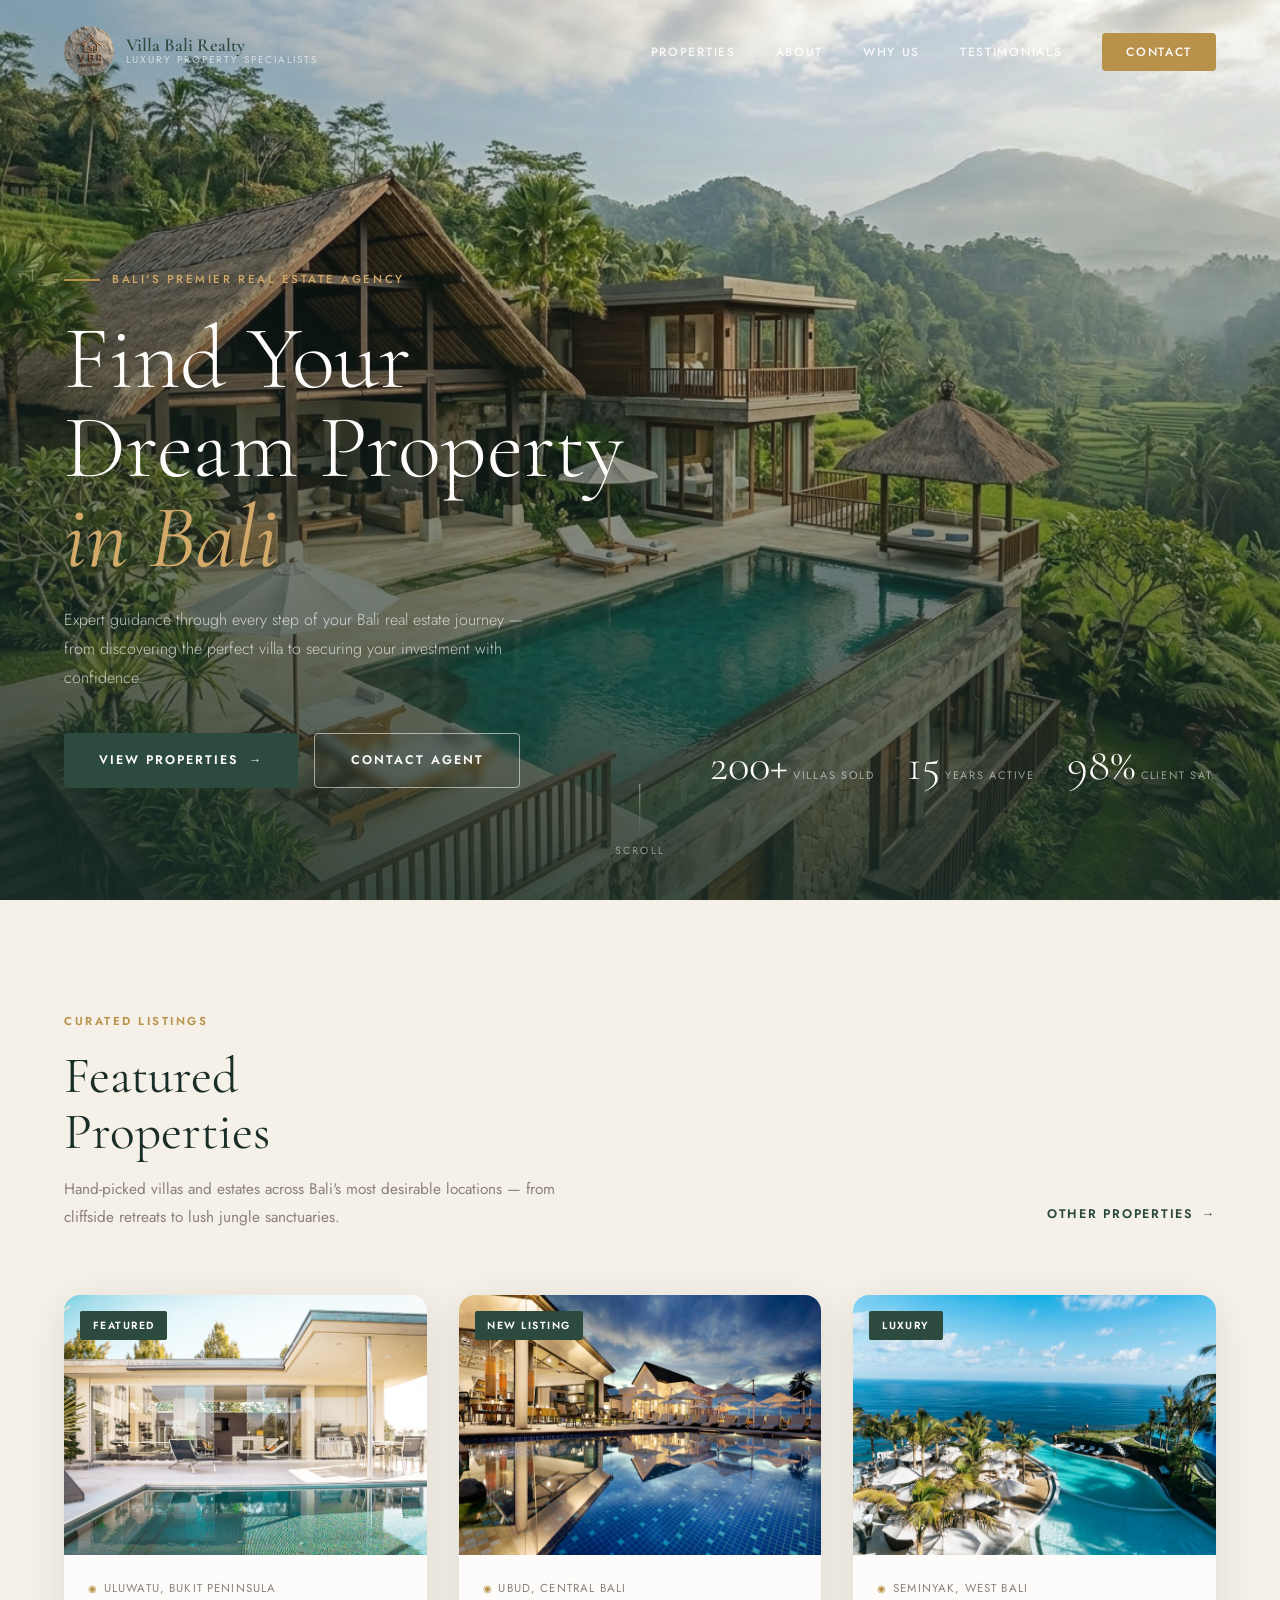
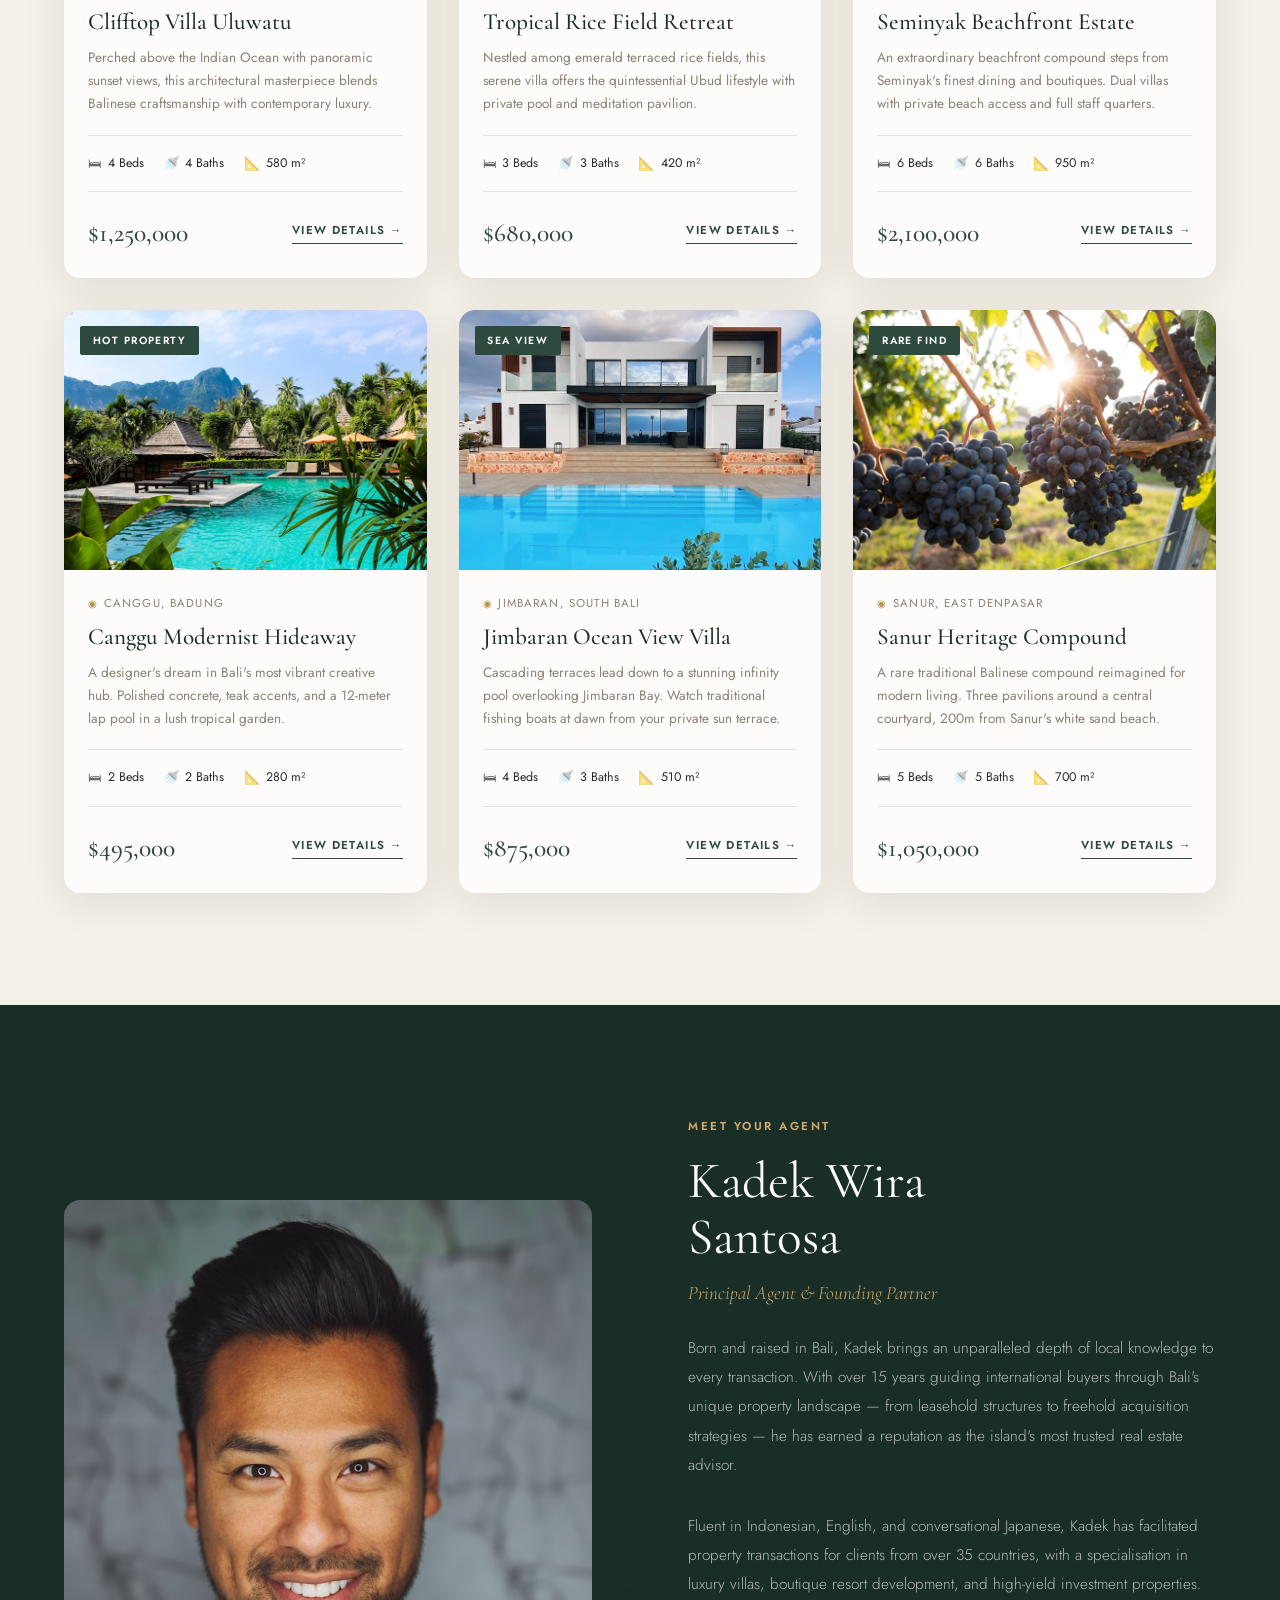
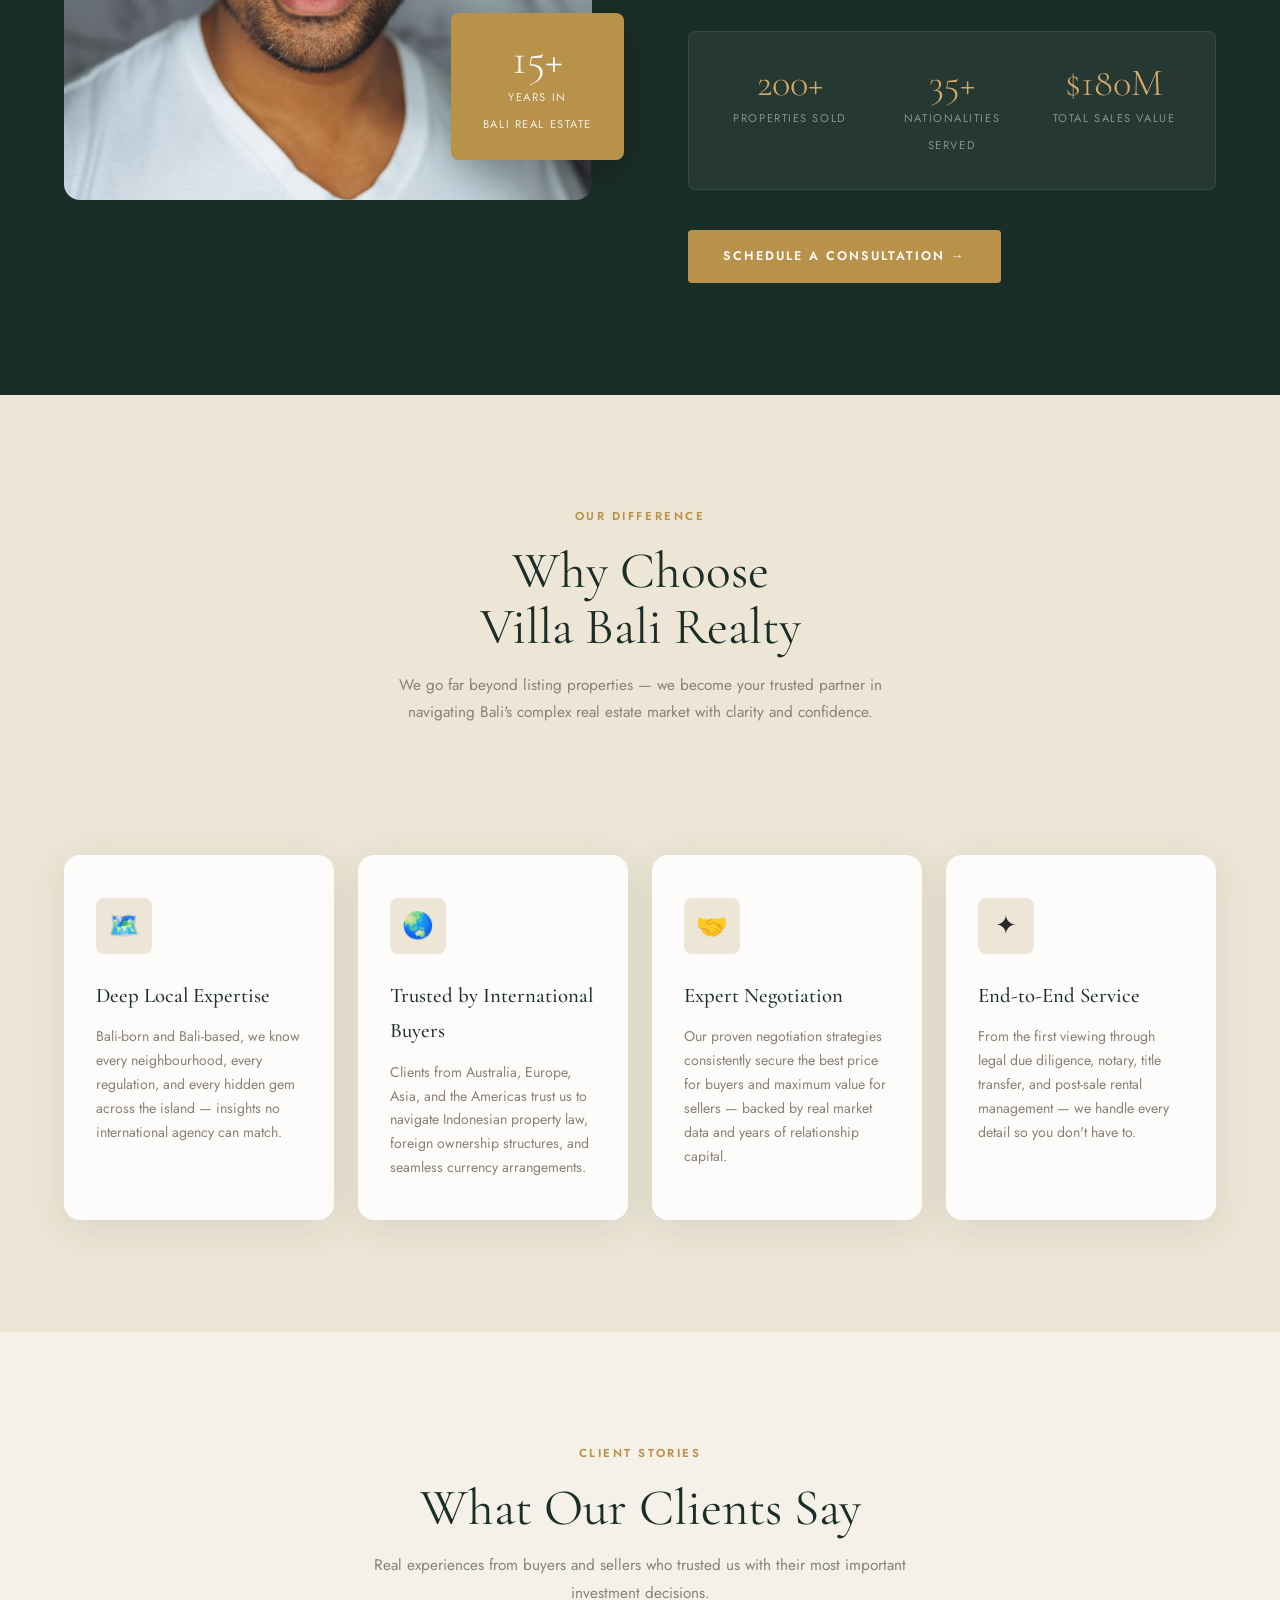
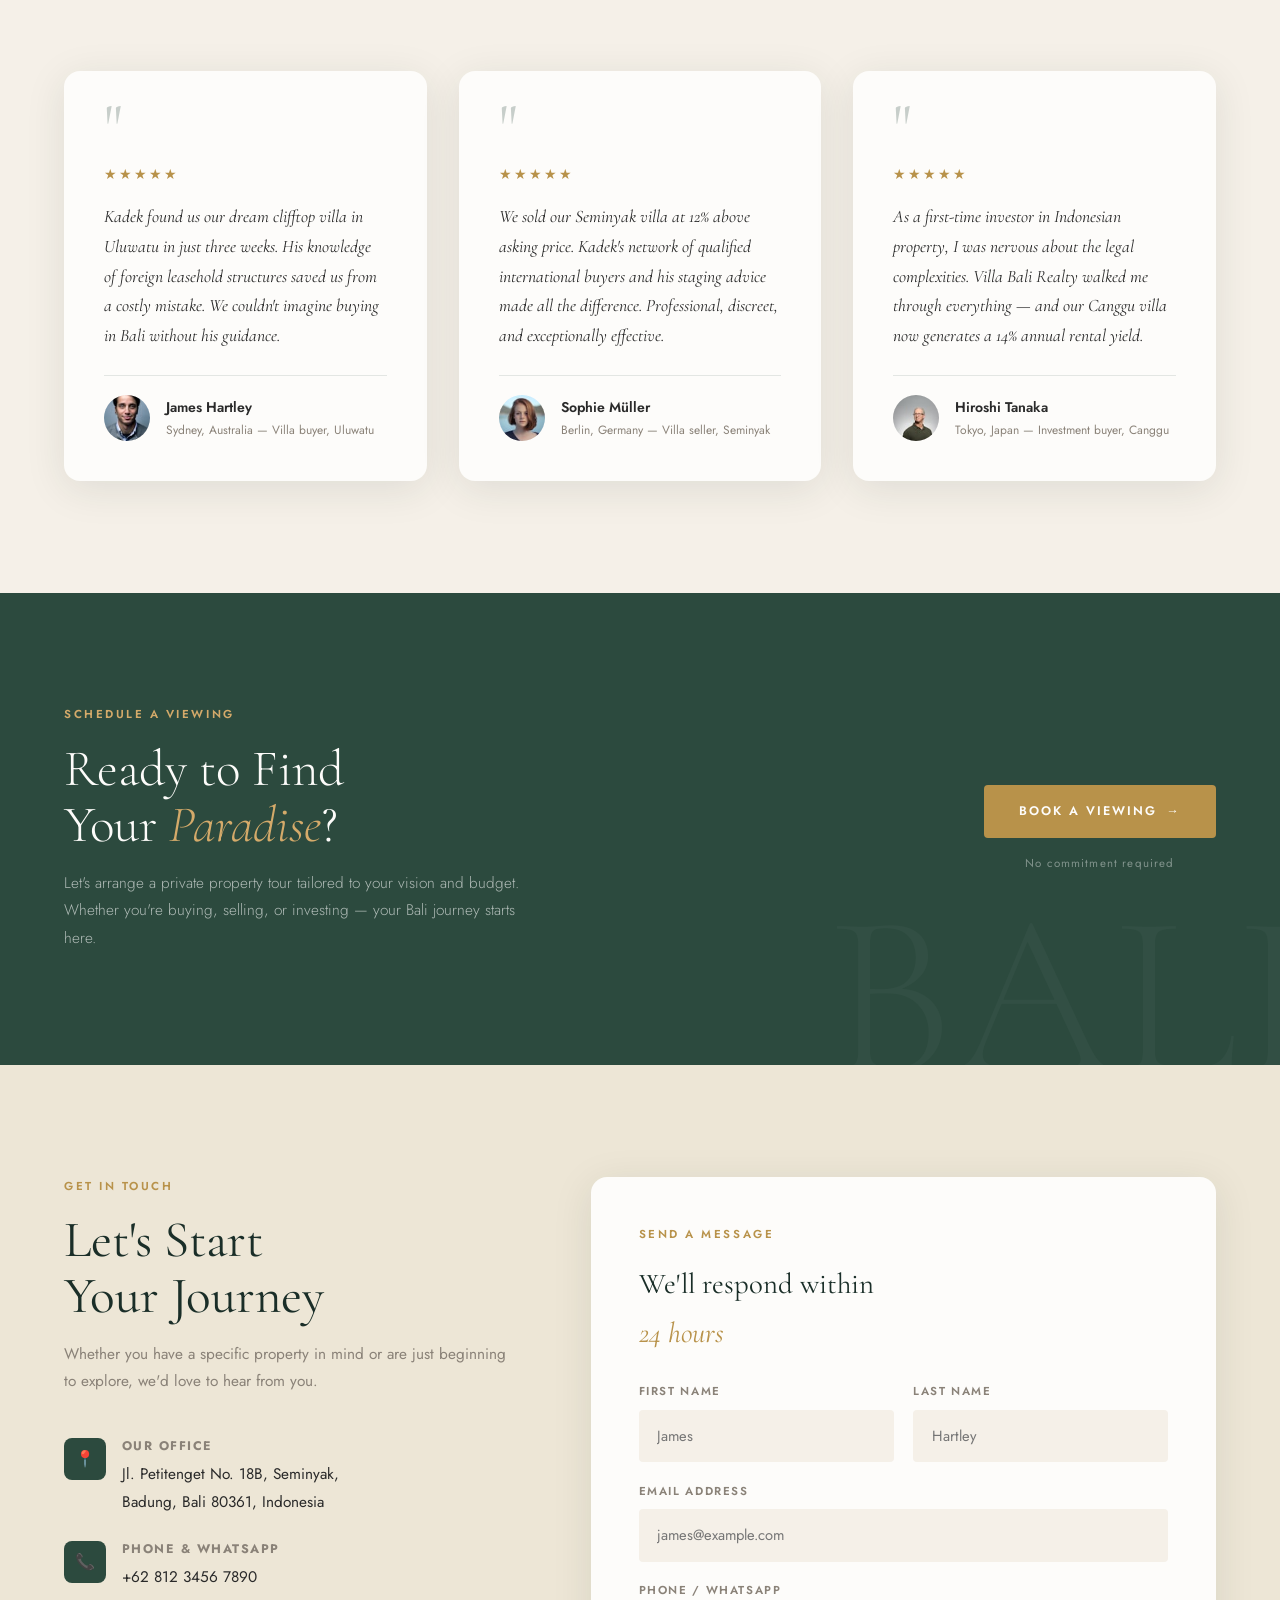
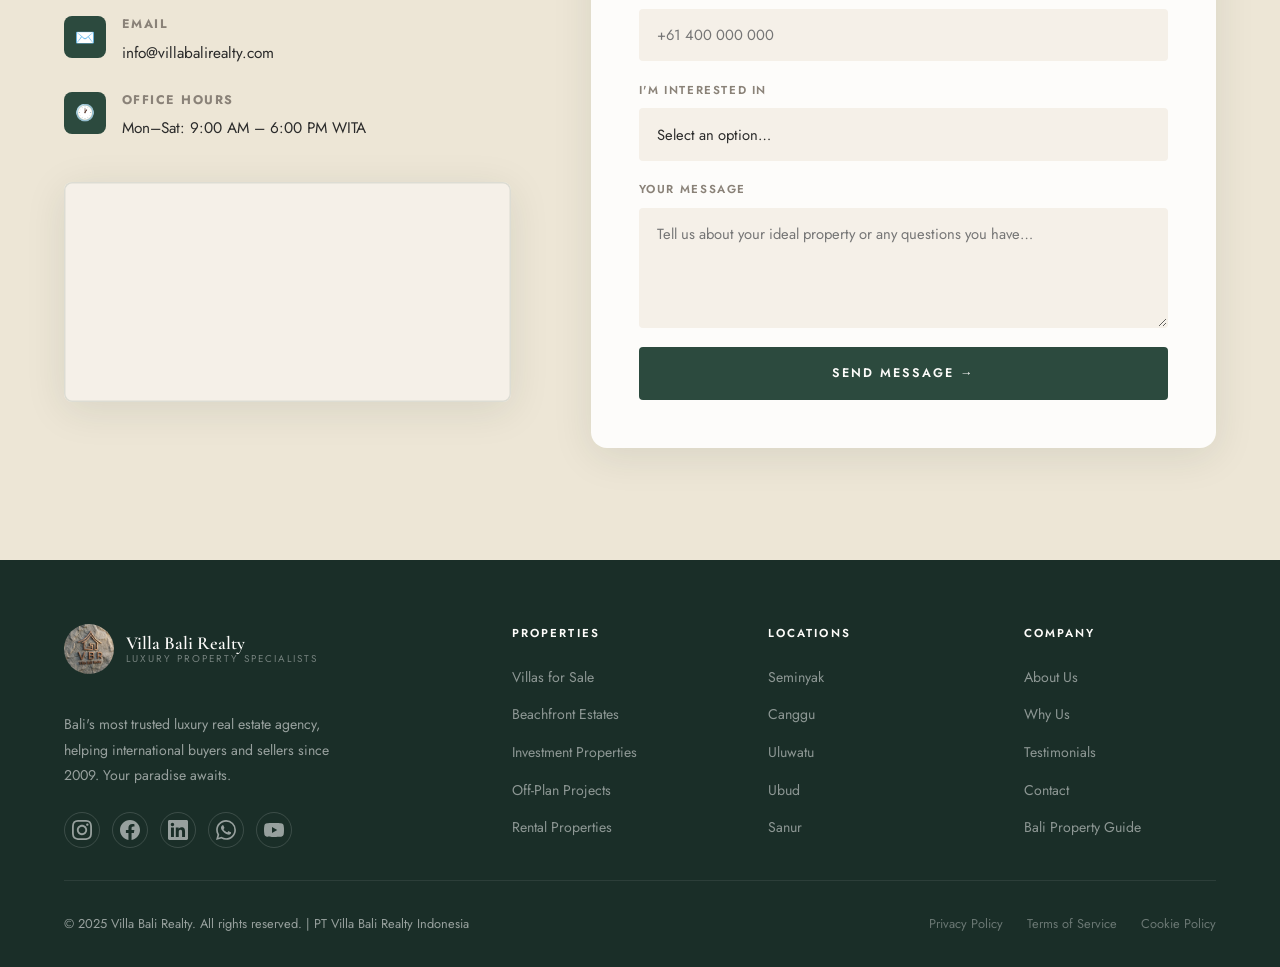
<file: index.html>
<!DOCTYPE html>
<html lang="en">
<head>
  <meta charset="UTF-8" />
  <meta name="viewport" content="width=device-width, initial-scale=1.0" />
  <title>Villa Bali Realty — Luxury Property in Bali</title>
  <meta name="description" content="Find your dream property in Bali. Villa Bali Realty specialises in luxury villas, beachfront estates and investment properties across the island of Bali." />
  <link rel="stylesheet" href="style.css" />
  <!-- Favicon placeholder -->
  <link rel="icon" href="data:image/svg+xml,<svg xmlns='http://www.w3.org/2000/svg' viewBox='0 0 100 100'><text y='.9em' font-size='90'>🌿</text></svg>" />
</head>
<body>

  <!-- ============================================================
       NAVIGATION
       ============================================================ -->
  <nav id="navbar" role="navigation" aria-label="Main navigation">
    <div class="container">

      <!-- Logo -->
      <a href="#hero" class="nav-logo" aria-label="Villa Bali Realty home">
        <div class="logo-mark"><img src="images/logo.jpg" alt="Company logo"></div>
        <div class="logo-text">
          <span class="logo-name">Villa Bali Realty</span>
          <span class="logo-tagline">Luxury Property Specialists</span>
        </div>
      </a>

      <!-- Desktop Navigation Links -->
      <ul class="nav-links" role="list">
        <li><a href="#properties">Properties</a></li>
        <li><a href="#about">About</a></li>
        <li><a href="#why-us">Why Us</a></li>
        <li><a href="#testimonials">Testimonials</a></li>
        <li><a href="#contact" class="nav-cta">Contact</a></li>
      </ul>

      <!-- Mobile Hamburger Toggle -->
      <button class="nav-toggle" aria-label="Open menu" aria-expanded="false" id="navToggle">
        <span></span><span></span><span></span>
      </button>

    </div>
  </nav>

  <!-- Mobile Navigation Overlay -->
  <div class="nav-mobile-overlay" id="mobileNav" role="dialog" aria-modal="true" aria-label="Mobile navigation">
    <button class="mobile-close" id="mobileClose" aria-label="Close menu">✕</button>
    <a href="#properties"   onclick="closeMobileNav()">Properties</a>
    <a href="#about"        onclick="closeMobileNav()">About</a>
    <a href="#why-us"       onclick="closeMobileNav()">Why Us</a>
    <a href="#testimonials" onclick="closeMobileNav()">Testimonials</a>
    <a href="#contact"      onclick="closeMobileNav()">Contact</a>
  </div>


  <!-- ============================================================
       HERO SECTION
       ============================================================ -->
  <section id="hero" aria-label="Hero — Find Your Dream Property in Bali">

    <!-- Full-bleed background image -->
    <div class="hero-bg" id="heroBg"></div>
    <div class="hero-overlay"></div>

    <div class="hero-content">
      <div class="container">

        <!-- Left: Headline & CTAs -->
        <div class="hero-left">
          <div class="hero-eyebrow">
            <span>Bali's Premier Real Estate Agency</span>
          </div>

          <h1 class="hero-title">
            Find Your<br>Dream Property<br><em>in Bali</em>
          </h1>

          <p class="hero-sub">
            Expert guidance through every step of your Bali real estate journey —
            from discovering the perfect villa to securing your investment with confidence.
          </p>

          <div class="hero-buttons">
            <a href="#properties" class="btn btn-primary">
              <span>View Properties</span>
              <span>→</span>
            </a>
            <a href="#contact" class="btn btn-outline">Contact Agent</a>
          </div>
        </div>

        <!-- Right: At-a-glance stats -->
        <div class="hero-right">
          <div class="hero-stats">
            <div class="hero-stat">
              <span class="num">200+</span>
              <span class="label">Villas Sold</span>
            </div>
            <div class="hero-stat">
              <span class="num">15</span>
              <span class="label">Years Active</span>
            </div>
            <div class="hero-stat">
              <span class="num">98%</span>
              <span class="label">Client Sat.</span>
            </div>
          </div>
        </div>

      </div>
    </div>

    <!-- Animated scroll indicator -->
    <div class="hero-scroll" onclick="document.getElementById('properties').scrollIntoView({behavior:'smooth'})">
      <div class="scroll-line"></div>
      <span>Scroll</span>
    </div>

  </section>


  <!-- ============================================================
       FEATURED PROPERTIES
       ============================================================ -->
  <section id="properties" aria-labelledby="properties-heading">
    <div class="container">

      <div class="section-header">
        <div class="section-header-left reveal">
          <span class="section-label">Curated Listings</span>
          <h2 class="section-title" id="properties-heading">
            Featured<br>Properties
          </h2>
          <p class="section-subtitle">
            Hand-picked villas and estates across Bali's most desirable locations —
            from cliffside retreats to lush jungle sanctuaries.
          </p>
        </div>
        <a href="#contact" class="view-all-link reveal">
          Other Properties <span>→</span>
        </a>
      </div>

      <!-- Property cards injected here by JavaScript -->
      <div class="properties-grid" id="propertiesGrid" role="list">
        <!-- Loading skeleton placeholder -->
        <div class="property-card" style="min-height:480px;opacity:0.4;background:var(--cream-dark);"></div>
        <div class="property-card" style="min-height:480px;opacity:0.4;background:var(--cream-dark);"></div>
        <div class="property-card" style="min-height:480px;opacity:0.4;background:var(--cream-dark);"></div>
      </div>

    </div>
  </section>


  <!-- ============================================================
       ABOUT THE AGENT
       ============================================================ -->
  <section id="about" aria-labelledby="about-heading">
    <div class="container">
      <div class="about-inner">

        <!-- Agent photo -->
        <div class="about-image-wrap reveal">
          <img
            class="about-photo"
            src="images/section/foto-agen.jpg"
            alt="Kadek Wira Santosa — Principal Agent, Villa Bali Realty"
            loading="lazy"
          />
          <div class="about-badge">
            <span class="badge-num">15+</span>
            <span class="badge-label">Years in<br>Bali Real Estate</span>
          </div>
        </div>

        <!-- Agent biography -->
        <div class="about-text">
          <span class="section-label">Meet Your Agent</span>
          <h2 class="section-title" id="about-heading">Kadek Wira<br>Santosa</h2>
          <p class="about-title-sub">Principal Agent &amp; Founding Partner</p>

          <p class="about-bio">
            Born and raised in Bali, Kadek brings an unparalleled depth of local knowledge to every
            transaction. With over 15 years guiding international buyers through Bali's unique
            property landscape — from leasehold structures to freehold acquisition strategies —
            he has earned a reputation as the island's most trusted real estate advisor.
          </p>
          <p class="about-bio">
            Fluent in Indonesian, English, and conversational Japanese, Kadek has facilitated
            property transactions for clients from over 35 countries, with a specialisation
            in luxury villas, boutique resort development, and high-yield investment properties.
          </p>

          <!-- Quick stats row -->
          <div class="about-stats reveal">
            <div class="about-stat-item">
              <span class="num">200+</span>
              <span class="label">Properties Sold</span>
            </div>
            <div class="about-stat-item">
              <span class="num">35+</span>
              <span class="label">Nationalities Served</span>
            </div>
            <div class="about-stat-item">
              <span class="num">$180M</span>
              <span class="label">Total Sales Value</span>
            </div>
          </div>

          <a href="#contact" class="btn btn-gold">Schedule a Consultation →</a>
        </div>

      </div>
    </div>
  </section>


  <!-- ============================================================
       WHY CHOOSE US
       ============================================================ -->
  <section id="why-us" aria-labelledby="why-heading">
    <div class="container">

      <div class="section-header" style="flex-direction:column;align-items:center;text-align:center;">
        <div class="section-header-left reveal">
          <span class="section-label">Our Difference</span>
          <h2 class="section-title" id="why-heading">Why Choose<br>Villa Bali Realty</h2>
          <p class="section-subtitle" style="margin:1rem auto 0;">
            We go far beyond listing properties — we become your trusted partner in navigating
            Bali's complex real estate market with clarity and confidence.
          </p>
        </div>
      </div>

      <!-- Benefits Grid -->
      <div class="benefits-grid">

        <div class="benefit-card reveal reveal-delay-1">
          <div class="benefit-icon">🗺️</div>
          <h3 class="benefit-title">Deep Local Expertise</h3>
          <p class="benefit-desc">
            Bali-born and Bali-based, we know every neighbourhood, every regulation,
            and every hidden gem across the island — insights no international agency can match.
          </p>
        </div>

        <div class="benefit-card reveal reveal-delay-2">
          <div class="benefit-icon">🌏</div>
          <h3 class="benefit-title">Trusted by International Buyers</h3>
          <p class="benefit-desc">
            Clients from Australia, Europe, Asia, and the Americas trust us to
            navigate Indonesian property law, foreign ownership structures, and
            seamless currency arrangements.
          </p>
        </div>

        <div class="benefit-card reveal reveal-delay-3">
          <div class="benefit-icon">🤝</div>
          <h3 class="benefit-title">Expert Negotiation</h3>
          <p class="benefit-desc">
            Our proven negotiation strategies consistently secure the best price for
            buyers and maximum value for sellers — backed by real market data and
            years of relationship capital.
          </p>
        </div>

        <div class="benefit-card reveal reveal-delay-4">
          <div class="benefit-icon">✦</div>
          <h3 class="benefit-title">End-to-End Service</h3>
          <p class="benefit-desc">
            From the first viewing through legal due diligence, notary, title transfer,
            and post-sale rental management — we handle every detail so you don't have to.
          </p>
        </div>

      </div>
    </div>
  </section>


  <!-- ============================================================
       CLIENT TESTIMONIALS
       ============================================================ -->
  <section id="testimonials" aria-labelledby="testimonials-heading">
    <div class="container">

      <div class="testimonials-header reveal">
        <span class="section-label">Client Stories</span>
        <h2 class="section-title" id="testimonials-heading">What Our Clients Say</h2>
        <p class="section-subtitle">
          Real experiences from buyers and sellers who trusted us with their most
          important investment decisions.
        </p>
      </div>

      <div class="testimonials-grid">

        <!-- Testimonial 1 -->
        <article class="testimonial-card reveal reveal-delay-1">
          <div class="testimonial-quote">"</div>
          <div class="testimonial-stars">★★★★★</div>
          <p class="testimonial-text">
            Kadek found us our dream clifftop villa in Uluwatu in just three weeks.
            His knowledge of foreign leasehold structures saved us from a costly mistake.
            We couldn't imagine buying in Bali without his guidance.
          </p>
          <div class="testimonial-author">
            <div class="author-avatar">
              <img src="images/section/klien-james.jpg" alt="James Hartley" loading="lazy"/>
            </div>
            <div class="author-info">
              <div class="author-name">James Hartley</div>
              <div class="author-origin">Sydney, Australia — Villa buyer, Uluwatu</div>
            </div>
          </div>
        </article>

        <!-- Testimonial 2 -->
        <article class="testimonial-card reveal reveal-delay-2">
          <div class="testimonial-quote">"</div>
          <div class="testimonial-stars">★★★★★</div>
          <p class="testimonial-text">
            We sold our Seminyak villa at 12% above asking price. Kadek's network of
            qualified international buyers and his staging advice made all the difference.
            Professional, discreet, and exceptionally effective.
          </p>
          <div class="testimonial-author">
            <div class="author-avatar">
              <img src="images/section/klien-sophie.jpg" alt="Sophie Müller" loading="lazy"/>
            </div>
            <div class="author-info">
              <div class="author-name">Sophie Müller</div>
              <div class="author-origin">Berlin, Germany — Villa seller, Seminyak</div>
            </div>
          </div>
        </article>

        <!-- Testimonial 3 -->
        <article class="testimonial-card reveal reveal-delay-3">
          <div class="testimonial-quote">"</div>
          <div class="testimonial-stars">★★★★★</div>
          <p class="testimonial-text">
            As a first-time investor in Indonesian property, I was nervous about the legal
            complexities. Villa Bali Realty walked me through everything — and our Canggu
            villa now generates a 14% annual rental yield.
          </p>
          <div class="testimonial-author">
            <div class="author-avatar">
              <img src="images/section/klien-hiroshi.jpg" alt="Hiroshi Tanaka" loading="lazy"/>
            </div>
            <div class="author-info">
              <div class="author-name">Hiroshi Tanaka</div>
              <div class="author-origin">Tokyo, Japan — Investment buyer, Canggu</div>
            </div>
          </div>
        </article>

      </div>
    </div>
  </section>


  <!-- ============================================================
       CALL TO ACTION BANNER
       ============================================================ -->
  <section id="cta" aria-labelledby="cta-heading">
    <div class="container">
      <div class="cta-inner">

        <div class="cta-left reveal">
          <span class="section-label">Schedule a Viewing</span>
          <h2 class="cta-title" id="cta-heading">
            Ready to Find<br>Your <em>Paradise</em>?
          </h2>
          <p class="cta-sub">
            Let's arrange a private property tour tailored to your vision and budget.
            Whether you're buying, selling, or investing — your Bali journey starts here.
          </p>
        </div>

        <div class="cta-right reveal">
          <a href="#contact" class="btn btn-gold">
            <span>Book a Viewing</span>
            <span>→</span>
          </a>
          <span class="cta-note">No commitment required</span>
        </div>

      </div>
    </div>
  </section>


  <!-- ============================================================
       CONTACT SECTION
       ============================================================ -->
  <section id="contact" aria-labelledby="contact-heading">
    <div class="container">

      <div class="contact-grid">

        <!-- Left: Info & Map -->
        <div class="contact-info">
          <span class="section-label reveal">Get In Touch</span>
          <h2 class="section-title reveal" id="contact-heading">Let's Start<br>Your Journey</h2>
          <p class="section-subtitle reveal">
            Whether you have a specific property in mind or are just beginning to explore,
            we'd love to hear from you.
          </p>

          <div class="contact-details">

            <div class="contact-detail reveal">
              <div class="detail-icon">📍</div>
              <div class="detail-text">
                <strong>Our Office</strong>
                <span>Jl. Petitenget No. 18B, Seminyak,<br>Badung, Bali 80361, Indonesia</span>
              </div>
            </div>

            <div class="contact-detail reveal reveal-delay-1">
              <div class="detail-icon">📞</div>
              <div class="detail-text">
                <strong>Phone &amp; WhatsApp</strong>
                <span>+62 812 3456 7890</span>
              </div>
            </div>

            <div class="contact-detail reveal reveal-delay-2">
              <div class="detail-icon">✉️</div>
              <div class="detail-text">
                <strong>Email</strong>
                <span><a href="mailto:info@villabalirealty.com">info@villabalirealty.com</a></span>
              </div>
            </div>

            <div class="contact-detail reveal reveal-delay-3">
              <div class="detail-icon">🕐</div>
              <div class="detail-text">
                <strong>Office Hours</strong>
                <span>Mon–Sat: 9:00 AM – 6:00 PM WITA</span>
              </div>
            </div>

          </div>

          <!-- Google Maps Embed (Seminyak, Bali) -->
          <div class="map-placeholder reveal">
            <iframe
              src="https://www.google.com/maps/embed?pb=!1m18!1m12!1m3!1d63194.5565!2d115.1327!3d-8.6559!2m3!1f0!2f0!3f0!3m2!1i1024!2i768!4f13.1!3m3!1m2!1s0x2dd23dd5e11b738f%3A0x1b8bdc5da4c3ab8a!2sSeminyak%2C%20Bali!5e0!3m2!1sen!2sid!4v1700000000000"
              allowfullscreen=""
              loading="lazy"
              referrerpolicy="no-referrer-when-downgrade"
              title="Villa Bali Realty office location on Google Maps"
            ></iframe>
          </div>
        </div>

        <!-- Right: Contact Form -->
        <div class="contact-form reveal">
          <span class="section-label">Send a Message</span>
          <h3 style="font-family:var(--ff-display);font-size:1.8rem;font-weight:400;color:var(--forest-deep);margin-bottom:1.5rem;">
            We'll respond within<br><em style="font-style:italic;color:var(--gold);">24 hours</em>
          </h3>

          <form id="contactForm" novalidate>

            <div class="form-row">
              <div class="form-group">
                <label for="firstName">First Name</label>
                <input type="text" id="firstName" name="firstName" placeholder="James" required />
              </div>
              <div class="form-group">
                <label for="lastName">Last Name</label>
                <input type="text" id="lastName" name="lastName" placeholder="Hartley" required />
              </div>
            </div>

            <div class="form-group">
              <label for="email">Email Address</label>
              <input type="email" id="email" name="email" placeholder="james@example.com" required />
            </div>

            <div class="form-group">
              <label for="phone">Phone / WhatsApp</label>
              <input type="tel" id="phone" name="phone" placeholder="+61 400 000 000" />
            </div>

            <div class="form-group">
              <label for="interest">I'm interested in</label>
              <select id="interest" name="interest">
                <option value="">Select an option…</option>
                <option value="buying">Buying a Property</option>
                <option value="selling">Selling my Property</option>
                <option value="investing">Property Investment</option>
                <option value="viewing">Scheduling a Viewing</option>
                <option value="other">General Enquiry</option>
              </select>
            </div>

            <div class="form-group">
              <label for="message">Your Message</label>
              <textarea id="message" name="message" placeholder="Tell us about your ideal property or any questions you have…"></textarea>
            </div>

            <button type="submit" class="btn btn-primary form-submit">
              Send Message →
            </button>

            <div class="form-success" id="formSuccess">
              ✓ Thank you! We'll be in touch within 24 hours.
            </div>

          </form>
        </div>

      </div>
    </div>
  </section>


  <!-- ============================================================
       FOOTER
       ============================================================ -->
  <footer role="contentinfo">
    <div class="container">

      <div class="footer-top">

        <!-- Brand column -->
        <div class="footer-brand">
          <a href="#hero" class="nav-logo" style="margin-bottom:1.2rem;display:inline-flex;">
            <div class="logo-mark"><img src="images/logo.jpg" alt="Company logo"></div>
            <div class="logo-text">
              <span class="logo-name">Villa Bali Realty</span>
              <span class="logo-tagline">Luxury Property Specialists</span>
            </div>
          </a>
          <p class="footer-brand-desc">
            Bali's most trusted luxury real estate agency, helping international buyers
            and sellers since 2009. Your paradise awaits.
          </p>
          <div class="social-links" aria-label="Social media links">
            <a href="#" class="social-link" aria-label="Instagram">
              <svg xmlns="http://www.w3.org/2000/svg" width="20" height="20" viewBox="0 0 24 24" fill="currentColor"><path d="M12 2.163c3.204 0 3.584.012 4.85.07 3.252.148 4.771 1.691 4.919 4.919.058 1.265.069 1.645.069 4.849 0 3.205-.012 3.584-.069 4.849-.149 3.225-1.664 4.771-4.919 4.919-1.266.058-1.644.07-4.85.07-3.204 0-3.584-.012-4.849-.07-3.26-.149-4.771-1.699-4.919-4.92-.058-1.265-.07-1.644-.07-4.849 0-3.204.013-3.583.07-4.849.149-3.227 1.664-4.771 4.919-4.919 1.266-.057 1.645-.069 4.849-.069zm0-2.163c-3.259 0-3.667.014-4.947.072-4.358.2-6.78 2.618-6.98 6.98-.059 1.281-.073 1.689-.073 4.948 0 3.259.014 3.668.072 4.948.2 4.358 2.618 6.78 6.98 6.98 1.281.058 1.689.072 4.948.072 3.259 0 3.668-.014 4.948-.072 4.354-.2 6.782-2.618 6.979-6.98.059-1.28.073-1.689.073-4.948 0-3.259-.014-3.667-.072-4.947-.196-4.354-2.617-6.78-6.979-6.98-1.281-.059-1.69-.073-4.949-.073zm0 5.838c-3.403 0-6.162 2.759-6.162 6.162s2.759 6.163 6.162 6.163 6.162-2.759 6.162-6.163c0-3.403-2.759-6.162-6.162-6.162zm0 10.162c-2.209 0-4-1.79-4-4 0-2.209 1.791-4 4-4s4 1.791 4 4c0 2.21-1.791 4-4 4zm6.406-11.845c-.796 0-1.441.645-1.441 1.44s.645 1.44 1.441 1.44c.795 0 1.439-.645 1.439-1.44s-.644-1.44-1.439-1.44z"/></svg>
            </a>
            <a href="#" class="social-link" aria-label="Facebook">
              <svg xmlns="http://www.w3.org/2000/svg" width="20" height="20" viewBox="0 0 24 24" fill="currentColor"><path d="M24 12.073c0-6.627-5.373-12-12-12s-12 5.373-12 12c0 5.99 4.388 10.954 10.125 11.854v-8.385H7.078v-3.47h3.047V9.43c0-3.007 1.792-4.669 4.533-4.669 1.312 0 2.686.235 2.686.235v2.953H15.83c-1.491 0-1.956.925-1.956 1.874v2.25h3.328l-.532 3.47h-2.796v8.385C19.612 23.027 24 18.062 24 12.073z"/></svg>
            </a>
            <a href="#" class="social-link" aria-label="LinkedIn">
              <svg xmlns="http://www.w3.org/2000/svg" width="20" height="20" viewBox="0 0 24 24" fill="currentColor"><path d="M20.447 20.452h-3.554v-5.569c0-1.328-.027-3.037-1.852-3.037-1.853 0-2.136 1.445-2.136 2.939v5.667H9.351V9h3.414v1.561h.046c.477-.9 1.637-1.85 3.37-1.85 3.601 0 4.267 2.37 4.267 5.455v6.286zM5.337 7.433c-1.144 0-2.063-.926-2.063-2.065 0-1.138.92-2.063 2.063-2.063 1.14 0 2.064.925 2.064 2.063 0 1.139-.925 2.065-2.064 2.065zm1.782 13.019H3.555V9h3.564v11.452zM22.225 0H1.771C.792 0 0 .774 0 1.729v20.542C0 23.227.792 24 1.771 24h20.451C23.2 24 24 23.227 24 22.271V1.729C24 .774 23.2 0 22.222 0h.003z"/></svg>
            </a>
            <a href="https://wa.me/6281234567890" class="social-link" aria-label="WhatsApp" target="_blank" rel="noopener noreferrer">
              <svg xmlns="http://www.w3.org/2000/svg" width="20" height="20" viewBox="0 0 24 24" fill="currentColor"><path d="M17.472 14.382c-.297-.149-1.758-.867-2.03-.967-.273-.099-.471-.148-.67.15-.197.297-.767.966-.94 1.164-.173.199-.347.223-.644.075-.297-.15-1.255-.463-2.39-1.475-.883-.788-1.48-1.761-1.653-2.059-.173-.297-.018-.458.13-.606.134-.133.298-.347.446-.52.149-.174.198-.298.298-.497.099-.198.05-.371-.025-.52-.075-.149-.669-1.612-.916-2.207-.242-.579-.487-.5-.669-.51-.173-.008-.371-.01-.57-.01-.198 0-.52.074-.792.372-.272.297-1.04 1.016-1.04 2.479 0 1.462 1.065 2.875 1.213 3.074.149.198 2.096 3.2 5.077 4.487.709.306 1.262.489 1.694.625.712.227 1.36.195 1.871.118.571-.085 1.758-.719 2.006-1.413.248-.694.248-1.289.173-1.413-.074-.124-.272-.198-.57-.347m-5.421 7.403h-.004a9.87 9.87 0 01-5.031-1.378l-.361-.214-3.741.982.998-3.648-.235-.374a9.86 9.86 0 01-1.51-5.26c.001-5.45 4.436-9.884 9.888-9.884 2.64 0 5.122 1.03 6.988 2.898a9.825 9.825 0 012.893 6.994c-.003 5.45-4.437 9.884-9.885 9.884m8.413-18.297A11.815 11.815 0 0012.05 0C5.495 0 .16 5.335.157 11.892c0 2.096.547 4.142 1.588 5.945L.057 24l6.305-1.654a11.882 11.882 0 005.683 1.448h.005c6.554 0 11.89-5.335 11.893-11.893a11.821 11.821 0 00-3.48-8.413z"/></svg>
            </a>
            <a href="#" class="social-link" aria-label="YouTube">
              <svg xmlns="http://www.w3.org/2000/svg" width="20" height="20" viewBox="0 0 24 24" fill="currentColor"><path d="M23.495 6.205a3.007 3.007 0 0 0-2.088-2.088c-1.87-.501-9.396-.501-9.396-.501s-7.507-.01-9.396.501A3.007 3.007 0 0 0 .527 6.205a31.247 31.247 0 0 0-.522 5.805 31.247 31.247 0 0 0 .522 5.783 3.007 3.007 0 0 0 2.088 2.088c1.868.502 9.396.502 9.396.502s7.506 0 9.396-.502a3.007 3.007 0 0 0 2.088-2.088 31.247 31.247 0 0 0 .5-5.783 31.247 31.247 0 0 0-.5-5.805zM9.609 15.601V8.408l6.264 3.602z"/></svg>
            </a>
          </div>
        </div>

        <!-- Properties column -->
        <div class="footer-col">
          <h4>Properties</h4>
          <ul>
            <li><a href="#properties">Villas for Sale</a></li>
            <li><a href="#properties">Beachfront Estates</a></li>
            <li><a href="#properties">Investment Properties</a></li>
            <li><a href="#properties">Off-Plan Projects</a></li>
            <li><a href="#properties">Rental Properties</a></li>
          </ul>
        </div>

        <!-- Locations column -->
        <div class="footer-col">
          <h4>Locations</h4>
          <ul>
            <li><a href="#properties">Seminyak</a></li>
            <li><a href="#properties">Canggu</a></li>
            <li><a href="#properties">Uluwatu</a></li>
            <li><a href="#properties">Ubud</a></li>
            <li><a href="#properties">Sanur</a></li>
          </ul>
        </div>

        <!-- Company column -->
        <div class="footer-col">
          <h4>Company</h4>
          <ul>
            <li><a href="#about">About Us</a></li>
            <li><a href="#why-us">Why Us</a></li>
            <li><a href="#testimonials">Testimonials</a></li>
            <li><a href="#contact">Contact</a></li>
            <li><a href="#">Bali Property Guide</a></li>
          </ul>
        </div>

      </div>

      <!-- Footer bottom bar -->
      <div class="footer-bottom">
        <p>© 2025 Villa Bali Realty. All rights reserved. | PT Villa Bali Realty Indonesia</p>
        <nav class="footer-legal" aria-label="Legal links">
          <a href="#">Privacy Policy</a>
          <a href="#">Terms of Service</a>
          <a href="#">Cookie Policy</a>
        </nav>
      </div>
    </div>
  </footer>

<script src="script.js"></script>

</body>
</html>
</file>
<file: style.css>
/* ============================================================
   VILLA BALI REALTY — style.css
   Aesthetic: Luxury Editorial — warm cream, deep forest green,
   serif display, architectural spacing
   ============================================================ */

/* ── Google Fonts ── */
@import url('https://fonts.googleapis.com/css2?family=Cormorant+Garamond:ital,wght@0,300;0,400;0,500;0,600;1,300;1,400&family=Jost:wght@300;400;500;600&display=swap');

/* ── CSS Custom Properties ── */
:root {
  --cream:       #F5F0E8;
  --cream-dark:  #EDE6D6;
  --forest:      #2C4A3E;
  --forest-deep: #1A2E28;
  --forest-light:#3D6357;
  --gold:        #B8924A;
  --gold-light:  #D4AA6A;
  --charcoal:    #2A2A2A;
  --warm-gray:   #8A8278;
  --white:       #FDFCFA;
  --border:      rgba(44,74,62,0.12);

  --ff-display: 'Cormorant Garamond', Georgia, serif;
  --ff-body:    'Jost', sans-serif;

  --fs-hero:    clamp(3rem, 7vw, 6.5rem);
  --fs-h2:      clamp(2.2rem, 4vw, 3.5rem);
  --fs-h3:      clamp(1.4rem, 2.5vw, 2rem);
  --fs-body:    clamp(0.9rem, 1.2vw, 1.05rem);

  --space-xs:   0.5rem;
  --space-sm:   1rem;
  --space-md:   2rem;
  --space-lg:   4rem;
  --space-xl:   7rem;
  --space-2xl:  12rem;

  --radius-sm:  4px;
  --radius-md:  8px;
  --radius-lg:  16px;

  --shadow-card: 0 8px 40px rgba(26,46,40,0.10);
  --shadow-hover: 0 20px 60px rgba(26,46,40,0.18);
  --transition: 0.38s cubic-bezier(0.25, 0.46, 0.45, 0.94);
}

/* ── Reset & Base ── */
*, *::before, *::after { box-sizing: border-box; margin: 0; padding: 0; }

html {
  scroll-behavior: smooth;
  font-size: 16px;
}

body {
  font-family: var(--ff-body);
  background-color: var(--cream);
  color: var(--charcoal);
  line-height: 1.7;
  overflow-x: hidden;
}

img { display: block; width: 100%; object-fit: cover; }
a  { text-decoration: none; color: inherit; }
ul { list-style: none; }

/* ── Utility Classes ── */
.container {
  max-width: 1320px;
  margin: 0 auto;
  padding: 0 clamp(1.5rem, 5vw, 4rem);
}

.section-label {
  font-family: var(--ff-body);
  font-size: 0.72rem;
  font-weight: 600;
  letter-spacing: 0.22em;
  text-transform: uppercase;
  color: var(--gold);
  display: block;
  margin-bottom: 1rem;
}

.section-title {
  font-family: var(--ff-display);
  font-weight: 400;
  color: var(--forest-deep);
  line-height: 1.1;
}

.section-subtitle {
  font-size: var(--fs-body);
  color: var(--warm-gray);
  max-width: 540px;
  line-height: 1.8;
  margin-top: 1rem;
}

/* ── Buttons ── */
.btn {
  display: inline-flex;
  align-items: center;
  gap: 0.6rem;
  font-family: var(--ff-body);
  font-size: 0.78rem;
  font-weight: 600;
  letter-spacing: 0.16em;
  text-transform: uppercase;
  padding: 1rem 2.2rem;
  border-radius: var(--radius-sm);
  cursor: pointer;
  border: none;
  transition: var(--transition);
  position: relative;
  overflow: hidden;
}

.btn-primary {
  background: var(--forest);
  color: var(--white);
}

.btn-primary:hover {
  background: var(--forest-deep);
  transform: translateY(-2px);
  box-shadow: 0 12px 32px rgba(26,46,40,0.28);
}

.btn-outline {
  background: transparent;
  color: var(--white);
  border: 1.5px solid rgba(255,255,255,0.55);
  backdrop-filter: blur(4px);
}

.btn-outline:hover {
  background: rgba(255,255,255,0.12);
  border-color: var(--white);
  transform: translateY(-2px);
}

.btn-gold {
  background: var(--gold);
  color: var(--white);
}

.btn-gold:hover {
  background: var(--gold-light);
  transform: translateY(-2px);
  box-shadow: 0 12px 32px rgba(184,146,74,0.35);
}

/* ============================================================
   NAVIGATION
   ============================================================ */
#navbar {
  position: fixed;
  top: 0; left: 0; right: 0;
  z-index: 1000;
  isolation: isolate; /* FIX: establishes own stacking context, prevents hero overflow:hidden from interfering */
  padding: 1.6rem 0;
  transition: background 0.4s ease, padding 0.4s ease, box-shadow 0.4s ease;
}

#navbar.scrolled {
  background: rgba(245,240,232,0.96);
  backdrop-filter: blur(12px);
  padding: 1rem 0;
  box-shadow: 0 2px 24px rgba(26,46,40,0.08);
}

#navbar .container {
  display: flex;
  align-items: center;
  justify-content: space-between;
}

.nav-logo {
  display: flex;
  align-items: center;
  gap: 0.75rem;  
}

.nav-logo .logo-mark {
  width: 50px;
  height: 50px;
  border-radius: 50%;
  overflow: hidden;
}

.nav-logo .logo-mark img {
  height: 50px;  
}

.nav-logo .logo-text {
  display: flex;
  flex-direction: column;
  line-height: 1.1;
}

.nav-logo .logo-name {
  font-family: var(--ff-display);
  font-size: 1.15rem;
  font-weight: 600;
  color: var(--forest);
  transition: color 0.4s;
}

.nav-logo .logo-tagline {
  font-size: 0.62rem;
  letter-spacing: 0.2em;
  text-transform: uppercase;
  color: rgba(255,255,255,0.65);
  transition: color 0.4s;
}

#navbar.scrolled .logo-name  { color: var(--forest-deep); }
#navbar.scrolled .logo-tagline { color: var(--warm-gray); }

.nav-links {
  display: flex;
  align-items: center;
  gap: 2.5rem;
}

.nav-links a {
  font-size: 0.75rem;
  font-weight: 500;
  letter-spacing: 0.14em;
  text-transform: uppercase;
  color: rgba(255,255,255,0.85);
  transition: color 0.3s;
  position: relative;
}

.nav-links a::after {
  content: '';
  position: absolute;
  bottom: -4px; left: 0;
  width: 0; height: 1.5px;
  background: var(--gold);
  transition: width 0.3s ease;
}

.nav-links a:hover::after { width: 100%; }
.nav-links a:hover { color: var(--white); }

#navbar.scrolled .nav-links a { color: var(--charcoal); }
#navbar.scrolled .nav-links a:hover { color: var(--forest); }

.nav-cta {
  background: var(--gold) !important;
  color: var(--white) !important;
  padding: 0.65rem 1.5rem;
  border-radius: var(--radius-sm);
  transition: var(--transition) !important;
}

.nav-cta:hover { background: var(--gold-light) !important; }
.nav-cta::after { display: none !important; }

.nav-toggle {
  display: none;
  flex-direction: column;
  gap: 5px;
  cursor: pointer;
  padding: 6px;
  background: none;
  border: none;
}

.nav-toggle span {
  display: block;
  width: 24px;
  height: 1.5px;
  background: var(--white);
  transition: var(--transition);
}

#navbar.scrolled .nav-toggle span { background: var(--charcoal); }

/* ============================================================
   HERO SECTION
   ============================================================ */
#hero {
  position: relative;
  height: 100vh;
  min-height: 700px;
  display: flex;
  align-items: flex-end;
  overflow: hidden;
}

.hero-bg {
  position: absolute;
  inset: 0;
  background-image: url('images/hero-background.jpg');
  background-size: cover;
  background-position: center 40%;
  transform: scale(1.06);
  transition: transform 8s ease;
}

.hero-bg.loaded { transform: scale(1); }

/* layered gradient overlay */
.hero-overlay {
  position: absolute;
  inset: 0;
  background:
    linear-gradient(to top, rgba(26,46,40,0.82) 0%, rgba(26,46,40,0.35) 55%, transparent 100%),
    linear-gradient(to right, rgba(26,46,40,0.3) 0%, transparent 60%);
}

.hero-content {
  position: relative;
  z-index: 2;
  padding-bottom: var(--space-xl);
  width: 100%;
}

.hero-content .container {
  display: grid;
  grid-template-columns: 1fr 1fr;
  gap: 2rem;
  align-items: flex-end;
}

.hero-left { max-width: 680px; }

.hero-eyebrow {
  display: flex;
  align-items: center;
  gap: 0.75rem;
  margin-bottom: 1.5rem;
}

.hero-eyebrow::before {
  content: '';
  display: block;
  width: 36px;
  height: 1.5px;
  background: var(--gold);
}

.hero-eyebrow span {
  font-size: 0.72rem;
  letter-spacing: 0.22em;
  text-transform: uppercase;
  color: var(--gold-light);
  font-weight: 500;
}

.hero-title {
  font-family: var(--ff-display);
  font-size: var(--fs-hero);
  font-weight: 300;
  color: var(--white);
  line-height: 1.0;
  margin-bottom: 1.5rem;
}

.hero-title em {
  font-style: italic;
  font-weight: 400;
  color: var(--gold-light);
}

.hero-sub {
  font-size: 1rem;
  color: rgba(255,255,255,0.72);
  max-width: 480px;
  line-height: 1.8;
  margin-bottom: 2.5rem;
  font-weight: 300;
}

.hero-buttons {
  display: flex;
  gap: 1rem;
  flex-wrap: wrap;
}

.hero-right {
  display: flex;
  flex-direction: column;
  align-items: flex-end;
  gap: 1.5rem;
}

.hero-stats {
  display: flex;
  gap: 2rem;
}

.hero-stat {
  text-align: right;
}

.hero-stat .num {
  font-family: var(--ff-display);
  font-size: 2.8rem;
  font-weight: 300;
  color: var(--white);
  line-height: 1;
}

.hero-stat .label {
  font-size: 0.68rem;
  letter-spacing: 0.16em;
  text-transform: uppercase;
  color: rgba(255,255,255,0.55);
  margin-top: 0.25rem;
}

.hero-scroll {
  position: absolute;
  bottom: 2.5rem;
  left: 50%;
  transform: translateX(-50%);
  z-index: 3;
  display: flex;
  flex-direction: column;
  align-items: center;
  gap: 0.5rem;
  cursor: pointer;
}

.hero-scroll span {
  font-size: 0.65rem;
  letter-spacing: 0.2em;
  text-transform: uppercase;
  color: rgba(255,255,255,0.5);
}

.scroll-line {
  width: 1px;
  height: 50px;
  background: linear-gradient(to bottom, rgba(255,255,255,0.5), transparent);
  animation: scrollDown 2s ease infinite;
}

@keyframes scrollDown {
  0%   { transform: scaleY(0); transform-origin: top; opacity: 0; }
  50%  { transform: scaleY(1); transform-origin: top; opacity: 1; }
  100% { transform: scaleY(1); transform-origin: bottom; opacity: 0; }
}

/* ============================================================
   FEATURED PROPERTIES
   ============================================================ */
#properties {
  padding: var(--space-xl) 0;
  background: var(--cream);
}

.section-header {
  display: flex;
  align-items: flex-end;
  justify-content: space-between;
  margin-bottom: var(--space-lg);
  gap: 2rem;
  flex-wrap: wrap;
}

.section-header-left { flex: 1; min-width: 280px; }

.section-title { font-size: var(--fs-h2); }

.view-all-link {
  display: flex;
  align-items: center;
  gap: 0.5rem;
  font-size: 0.78rem;
  font-weight: 600;
  letter-spacing: 0.14em;
  text-transform: uppercase;
  color: var(--forest);
  transition: gap 0.3s;
  flex-shrink: 0;
  align-self: flex-end;
  margin-bottom: 0.4rem;
}

.view-all-link:hover { gap: 1rem; color: var(--gold); }

/* Properties Grid */
.properties-grid {
  display: grid;
  grid-template-columns: repeat(3, 1fr);
  gap: 2rem;
}

/* Property Card */
.property-card {
  background: var(--white);
  border-radius: var(--radius-lg);
  overflow: hidden;
  box-shadow: var(--shadow-card);
  transition: var(--transition);
  cursor: pointer;
  display: flex;
  flex-direction: column;
}

.property-card:hover {
  transform: translateY(-8px);
  box-shadow: var(--shadow-hover);
}

.card-image-wrap {
  position: relative;
  height: 260px;
  overflow: hidden;
}

.card-image-wrap img {
  height: 100%;
  transition: transform 0.6s ease;
}

.property-card:hover .card-image-wrap img {
  transform: scale(1.07);
}

.card-tag {
  position: absolute;
  top: 1rem; left: 1rem;
  background: var(--forest);
  color: var(--white);
  font-size: 0.65rem;
  font-weight: 600;
  letter-spacing: 0.14em;
  text-transform: uppercase;
  padding: 0.35rem 0.8rem;
  border-radius: 2px;
}

.card-body {
  padding: 1.5rem;
  flex: 1;
  display: flex;
  flex-direction: column;
}

.card-location {
  display: flex;
  align-items: center;
  gap: 0.35rem;
  font-size: 0.72rem;
  letter-spacing: 0.1em;
  text-transform: uppercase;
  color: var(--warm-gray);
  margin-bottom: 0.6rem;
}

.card-location::before {
  content: '◉';
  color: var(--gold);
  font-size: 0.6rem;
}

.card-title {
  font-family: var(--ff-display);
  font-size: 1.45rem;
  font-weight: 500;
  color: var(--forest-deep);
  margin-bottom: 0.6rem;
  line-height: 1.2;
}

.card-desc {
  font-size: 0.85rem;
  color: var(--warm-gray);
  line-height: 1.7;
  margin-bottom: 1.2rem;
  flex: 1;
}

.card-specs {
  display: flex;
  gap: 1.2rem;
  padding: 1rem 0;
  border-top: 1px solid var(--border);
  border-bottom: 1px solid var(--border);
  margin-bottom: 1.2rem;
}

.card-spec {
  display: flex;
  align-items: center;
  gap: 0.35rem;
  font-size: 0.78rem;
  color: var(--charcoal);
}

.card-spec .spec-icon {
  font-size: 0.85rem;
  opacity: 0.7;
}

.card-footer {
  display: flex;
  align-items: center;
  justify-content: space-between;
}

.card-price {
  font-family: var(--ff-display);
  font-size: 1.6rem;
  font-weight: 500;
  color: var(--forest);
}

.card-btn {
  font-size: 0.72rem;
  font-weight: 600;
  letter-spacing: 0.12em;
  text-transform: uppercase;
  color: var(--forest);
  border-bottom: 1.5px solid var(--forest);
  padding-bottom: 2px;
  transition: var(--transition);
}

.card-btn:hover { color: var(--gold); border-color: var(--gold); }

/* WhatsApp CTA button on property cards */
.card-btn-wa {
  display: inline-flex;
  align-items: center;
  gap: 6px;
  border-bottom: none;
  background: #25D366;
  color: #fff !important;
  padding: 7px 14px;
  border-radius: var(--radius-sm);
  letter-spacing: 0.08em;
}
.card-btn-wa:hover {
  background: #1ebe5d;
  color: #fff;
  border-color: transparent;
  transform: translateY(-1px);
  box-shadow: 0 4px 14px rgba(37,211,102,0.35);
}

/* ============================================================
   ABOUT THE AGENT
   ============================================================ */
#about {
  padding: var(--space-xl) 0;
  background: var(--forest-deep);
  overflow: hidden;
}

.about-inner {
  display: grid;
  grid-template-columns: 1fr 1fr;
  gap: 6rem;
  align-items: center;
}

.about-image-wrap {
  position: relative;
}

.about-photo {
  width: 100%;
  height: 600px;
  border-radius: var(--radius-lg);
  object-fit: cover;
  object-position: top center;
  display: block;
}

.about-badge {
  position: absolute;
  bottom: 2.5rem;
  right: -2rem;
  background: var(--gold);
  color: var(--white);
  padding: 1.5rem 2rem;
  border-radius: var(--radius-md);
  text-align: center;
  box-shadow: 0 12px 40px rgba(0,0,0,0.25);
}

.about-badge .badge-num {
  font-family: var(--ff-display);
  font-size: 2.8rem;
  font-weight: 300;
  line-height: 1;
  display: block;
}

.about-badge .badge-label {
  font-size: 0.7rem;
  letter-spacing: 0.14em;
  text-transform: uppercase;
  opacity: 0.85;
}

.about-text .section-label { color: var(--gold-light); }

.about-text .section-title {
  font-size: var(--fs-h2);
  color: var(--white);
  margin-bottom: 0.75rem;
}

.about-title-sub {
  font-family: var(--ff-display);
  font-size: 1.2rem;
  font-style: italic;
  color: var(--gold-light);
  margin-bottom: 1.5rem;
  font-weight: 300;
}

.about-bio {
  color: rgba(255,255,255,0.68);
  font-size: 0.96rem;
  line-height: 1.9;
  margin-bottom: 2rem;
  font-weight: 300;
}

.about-stats {
  display: grid;
  grid-template-columns: repeat(3, 1fr);
  gap: 1.5rem;
  margin-bottom: 2.5rem;
  padding: 2rem;
  background: rgba(255,255,255,0.05);
  border-radius: var(--radius-md);
  border: 1px solid rgba(255,255,255,0.08);
}

.about-stat-item {
  text-align: center;
}

.about-stat-item .num {
  font-family: var(--ff-display);
  font-size: 2.4rem;
  font-weight: 300;
  color: var(--gold-light);
  display: block;
  line-height: 1;
}

.about-stat-item .label {
  font-size: 0.7rem;
  letter-spacing: 0.14em;
  text-transform: uppercase;
  color: rgba(255,255,255,0.45);
  margin-top: 0.4rem;
}

/* ============================================================
   WHY CHOOSE US
   ============================================================ */
#why-us {
  padding: var(--space-xl) 0;
  background: var(--cream-dark);
}

#why-us .section-header-left { margin: 0 auto 4rem; text-align: center; }
#why-us .section-header { justify-content: center; }
#why-us .section-subtitle { margin: 1rem auto 0; }

.benefits-grid {
  display: grid;
  grid-template-columns: repeat(4, 1fr);
  gap: 1.5rem;
}

.benefit-card {
  background: var(--white);
  padding: 2.5rem 2rem;
  border-radius: var(--radius-lg);
  box-shadow: var(--shadow-card);
  transition: var(--transition);
  border-top: 3px solid transparent;
}

.benefit-card:hover {
  transform: translateY(-6px);
  border-top-color: var(--forest);
  box-shadow: var(--shadow-hover);
}

.benefit-icon {
  width: 56px; height: 56px;
  background: var(--cream-dark);
  border-radius: var(--radius-md);
  display: flex;
  align-items: center;
  justify-content: center;
  font-size: 1.6rem;
  margin-bottom: 1.5rem;
  transition: var(--transition);
}

.benefit-card:hover .benefit-icon {
  background: var(--forest);
}

.benefit-title {
  font-family: var(--ff-display);
  font-size: 1.3rem;
  font-weight: 500;
  color: var(--forest-deep);
  margin-bottom: 0.75rem;
}

.benefit-desc {
  font-size: 0.88rem;
  color: var(--warm-gray);
  line-height: 1.7;
}

/* ============================================================
   TESTIMONIALS
   ============================================================ */
#testimonials {
  padding: var(--space-xl) 0;
  background: var(--cream);
  overflow: hidden;
}

.testimonials-header {
  text-align: center;
  margin-bottom: var(--space-lg);
}

.testimonials-header .section-subtitle { margin: 1rem auto 0; text-align: center; }

.testimonials-grid {
  display: grid;
  grid-template-columns: repeat(3, 1fr);
  gap: 2rem;
}

.testimonial-card {
  background: var(--white);
  padding: 2.5rem;
  border-radius: var(--radius-lg);
  box-shadow: var(--shadow-card);
  transition: var(--transition);
  position: relative;
}

.testimonial-card:hover {
  transform: translateY(-4px);
  box-shadow: var(--shadow-hover);
}

.testimonial-quote {
  font-family: var(--ff-display);
  font-size: 4rem;
  color: var(--forest);
  line-height: 0.5;
  margin-bottom: 1.2rem;
  opacity: 0.25;
}

.testimonial-stars {
  color: var(--gold);
  font-size: 0.85rem;
  letter-spacing: 2px;
  margin-bottom: 1rem;
}

.testimonial-text {
  font-family: var(--ff-display);
  font-size: 1.1rem;
  font-style: italic;
  color: var(--charcoal);
  line-height: 1.7;
  margin-bottom: 1.5rem;
  font-weight: 400;
}

.testimonial-author {
  display: flex;
  align-items: center;
  gap: 1rem;
  padding-top: 1.2rem;
  border-top: 1px solid var(--border);
}

.author-avatar {
  width: 46px; height: 46px;
  border-radius: 50%;
  background: var(--cream-dark);
  display: flex;
  align-items: center;
  justify-content: center;
  font-family: var(--ff-display);
  font-size: 1.1rem;
  font-weight: 500;
  color: var(--forest);
  flex-shrink: 0;
  overflow: hidden;
}

.author-avatar img {
  width: 100%;
  height: 100%;
  object-fit: cover;
}

.author-info { flex: 1; }

.author-name {
  font-weight: 600;
  font-size: 0.88rem;
  color: var(--charcoal);
}

.author-origin {
  font-size: 0.75rem;
  color: var(--warm-gray);
}

/* ============================================================
   CTA BANNER
   ============================================================ */
#cta {
  padding: var(--space-xl) 0;
  background: var(--forest);
  position: relative;
  overflow: hidden;
}

#cta::before {
  content: '';
  position: absolute;
  inset: 0;
  background-image: url('https://images.unsplash.com/photo-1598928506311-c55ded91a20c?w=1400&q=60');
  background-size: cover;
  background-position: center;
  opacity: 0.12;
}

#cta::after {
  content: 'BALI';
  position: absolute;
  right: -2rem;
  bottom: -3rem;
  font-family: var(--ff-display);
  font-size: clamp(8rem, 18vw, 20rem);
  font-weight: 300;
  color: rgba(255,255,255,0.03);
  line-height: 1;
  pointer-events: none;
  user-select: none;
}

.cta-inner {
  position: relative;
  z-index: 1;
  display: grid;
  grid-template-columns: 1fr auto;
  gap: 3rem;
  align-items: center;
}

.cta-left .section-label { color: var(--gold-light); }

.cta-title {
  font-family: var(--ff-display);
  font-size: var(--fs-h2);
  font-weight: 300;
  color: var(--white);
  line-height: 1.1;
  margin-bottom: 1rem;
}

.cta-title em {
  font-style: italic;
  color: var(--gold-light);
}

.cta-sub {
  color: rgba(255,255,255,0.62);
  font-size: 0.96rem;
  max-width: 460px;
  line-height: 1.8;
  font-weight: 300;
}

.cta-right {
  display: flex;
  flex-direction: column;
  gap: 1rem;
  align-items: flex-start;
  flex-shrink: 0;
}

.cta-note {
  font-size: 0.72rem;
  letter-spacing: 0.1em;
  color: rgba(255,255,255,0.4);
  text-align: center;
  width: 100%;
}

/* ============================================================
   CONTACT SECTION
   ============================================================ */
#contact {
  padding: var(--space-xl) 0;
  background: var(--cream-dark);
}

.contact-grid {
  display: grid;
  grid-template-columns: 5fr 7fr;
  gap: 5rem;
  align-items: start;
}

.contact-info .section-title {
  font-size: var(--fs-h2);
  margin-bottom: 1rem;
}

.contact-info .section-subtitle { margin-top: 0.5rem; margin-bottom: 2.5rem; }

.contact-details {
  display: flex;
  flex-direction: column;
  gap: 1.5rem;
  margin-bottom: 2.5rem;
}

.contact-detail {
  display: flex;
  align-items: flex-start;
  gap: 1rem;
}

.detail-icon {
  width: 42px; height: 42px;
  background: var(--forest);
  border-radius: var(--radius-md);
  display: flex;
  align-items: center;
  justify-content: center;
  font-size: 1rem;
  flex-shrink: 0;
  margin-top: 2px;
}

.detail-text strong {
  display: block;
  font-size: 0.78rem;
  letter-spacing: 0.12em;
  text-transform: uppercase;
  color: var(--warm-gray);
  margin-bottom: 0.2rem;
}

.detail-text span {
  font-size: 0.96rem;
  color: var(--charcoal);
}

/* Map */
.map-placeholder {
  border-radius: var(--radius-md);
  overflow: hidden;
  height: 220px;
  background: var(--cream);
  box-shadow: var(--shadow-card);
  position: relative;
}

.map-placeholder iframe {
  width: 100%;
  height: 100%;
  border: none;
  display: block;
}

.map-placeholder::before {
  content: '';
  position: absolute;
  inset: 0;
  pointer-events: none;
  border-radius: var(--radius-md);
  box-shadow: inset 0 0 0 1.5px var(--border);
  z-index: 1;
}

/* Contact Form */
.contact-form {
  background: var(--white);
  padding: 3rem;
  border-radius: var(--radius-lg);
  box-shadow: var(--shadow-card);
}

.form-row {
  display: grid;
  grid-template-columns: 1fr 1fr;
  gap: 1.2rem;
}

.form-group {
  display: flex;
  flex-direction: column;
  gap: 0.5rem;
  margin-bottom: 1.2rem;
}

.form-group label {
  font-size: 0.72rem;
  font-weight: 600;
  letter-spacing: 0.14em;
  text-transform: uppercase;
  color: var(--warm-gray);
}

.form-group input,
.form-group select,
.form-group textarea {
  font-family: var(--ff-body);
  font-size: 0.92rem;
  color: var(--charcoal);
  background: var(--cream);
  border: 1.5px solid transparent;
  border-radius: var(--radius-sm);
  padding: 0.9rem 1.1rem;
  outline: none;
  transition: var(--transition);
  width: 100%;
  appearance: none;
}

.form-group input:focus,
.form-group select:focus,
.form-group textarea:focus {
  border-color: var(--forest);
  background: var(--white);
  box-shadow: 0 0 0 4px rgba(44,74,62,0.08);
}

.form-group textarea {
  resize: vertical;
  min-height: 120px;
}

.form-submit {
  width: 100%;
  justify-content: center;
  padding: 1.1rem;
}

.form-success {
  display: none;
  text-align: center;
  padding: 1.5rem;
  background: rgba(44,74,62,0.08);
  border-radius: var(--radius-md);
  color: var(--forest);
  font-size: 0.9rem;
  margin-top: 1rem;
}

/* ============================================================
   FOOTER
   ============================================================ */
footer {
  background: var(--forest-deep);
  color: rgba(255,255,255,0.55);
  padding: var(--space-lg) 0 var(--space-md);
}

.footer-top {
  display: grid;
  grid-template-columns: 2fr 1fr 1fr 1fr;
  gap: 4rem;
  padding-bottom: var(--space-md);
  border-bottom: 1px solid rgba(255,255,255,0.08);
  margin-bottom: var(--space-md);
}

.footer-brand .logo-name { color: var(--white); }
.footer-brand .logo-tagline { color: rgba(255,255,255,0.4); }

.footer-brand-desc {
  font-size: 0.88rem;
  line-height: 1.8;
  margin: 1.2rem 0 1.5rem;
  max-width: 280px;
}

.social-links {
  display: flex;
  gap: 0.75rem;
}

.social-link {
  width: 36px; height: 36px;
  border: 1px solid rgba(255,255,255,0.15);
  border-radius: 50%;
  display: flex;
  align-items: center;
  justify-content: center;
  font-size: 0.85rem;
  transition: var(--transition);
}

.social-link:hover {
  background: var(--gold);
  border-color: var(--gold);
  color: var(--white);
  transform: translateY(-2px);
}

.footer-col h4 {
  font-size: 0.72rem;
  font-weight: 600;
  letter-spacing: 0.18em;
  text-transform: uppercase;
  color: var(--white);
  margin-bottom: 1.2rem;
}

.footer-col ul {
  display: flex;
  flex-direction: column;
  gap: 0.65rem;
}

.footer-col ul li a {
  font-size: 0.88rem;
  color: rgba(255,255,255,0.5);
  transition: color 0.3s;
}

.footer-col ul li a:hover { color: var(--gold-light); }

.footer-bottom {
  display: flex;
  align-items: center;
  justify-content: space-between;
  gap: 1rem;
  flex-wrap: wrap;
}

.footer-bottom p { font-size: 0.8rem; }

.footer-legal {
  display: flex;
  gap: 1.5rem;
}

.footer-legal a {
  font-size: 0.8rem;
  color: rgba(255,255,255,0.35);
  transition: color 0.3s;
}

.footer-legal a:hover { color: var(--white); }

/* ============================================================
   ANIMATIONS & SCROLL REVEALS
   ============================================================ */
.reveal {
  opacity: 0;
  transform: translateY(30px);
  transition: opacity 0.7s ease, transform 0.7s ease;
}

.reveal.revealed {
  opacity: 1;
  transform: translateY(0);
}

.reveal-delay-1 { transition-delay: 0.1s; }
.reveal-delay-2 { transition-delay: 0.2s; }
.reveal-delay-3 { transition-delay: 0.3s; }
.reveal-delay-4 { transition-delay: 0.4s; }

/* ============================================================
   MOBILE NAV OVERLAY
   ============================================================ */
.nav-mobile-overlay {
  display: none;
  position: fixed;
  inset: 0;
  background: var(--forest-deep);
  z-index: 1001; /* FIX: was 999 (below navbar at 1000), must be above navbar so .mobile-close renders on top of .nav-toggle */
  flex-direction: column;
  align-items: center;
  justify-content: center;
  gap: 2rem;
}

.nav-mobile-overlay.open { display: flex; }

.nav-mobile-overlay a {
  font-family: var(--ff-display);
  font-size: 2rem;
  font-weight: 400;
  color: var(--white);
  transition: color 0.3s;
}

.nav-mobile-overlay a:hover { color: var(--gold-light); }

.mobile-close {
  position: absolute;
  top: 1.5rem; right: 2rem;
  font-size: 1.5rem;
  color: rgba(255,255,255,0.6);
  cursor: pointer;
  background: none;
  border: none;
}

/* ============================================================
   RESPONSIVE — TABLET
   ============================================================ */
@media (max-width: 1100px) {
  .benefits-grid { grid-template-columns: repeat(2, 1fr); }
  .footer-top { grid-template-columns: 1fr 1fr; gap: 2.5rem; }
  .about-badge { right: 1rem; }
}

@media (max-width: 960px) {
  .properties-grid { grid-template-columns: repeat(2, 1fr); }
  .testimonials-grid { grid-template-columns: 1fr; max-width: 560px; margin: 0 auto; }
  .about-inner { grid-template-columns: 1fr; gap: 3rem; }
  .about-photo { height: 420px; }
  .about-badge { right: 2rem; bottom: 1rem; }
  .contact-grid { grid-template-columns: 1fr; gap: 3rem; }
  .cta-inner { grid-template-columns: 1fr; }
  .hero-content .container { grid-template-columns: 1fr; }
  .hero-right { align-items: flex-start; flex-direction: row; }
}

/* ============================================================
   RESPONSIVE — MOBILE
   ============================================================ */
@media (max-width: 700px) {
  .nav-links { display: none; }
  .nav-toggle { display: flex; }

  .properties-grid { grid-template-columns: 1fr; }
  .benefits-grid { grid-template-columns: 1fr; }

  .form-row { grid-template-columns: 1fr; }
  .contact-form { padding: 2rem 1.5rem; }

  .footer-top { grid-template-columns: 1fr; gap: 2rem; }
  .footer-bottom { flex-direction: column; text-align: center; }

  .hero-buttons { flex-direction: column; }
  .hero-right { display: none; }

  .about-stats { grid-template-columns: repeat(3, 1fr); gap: 1rem; padding: 1.5rem 1rem; }

  .section-header { flex-direction: column; align-items: flex-start; }
}
</file>
